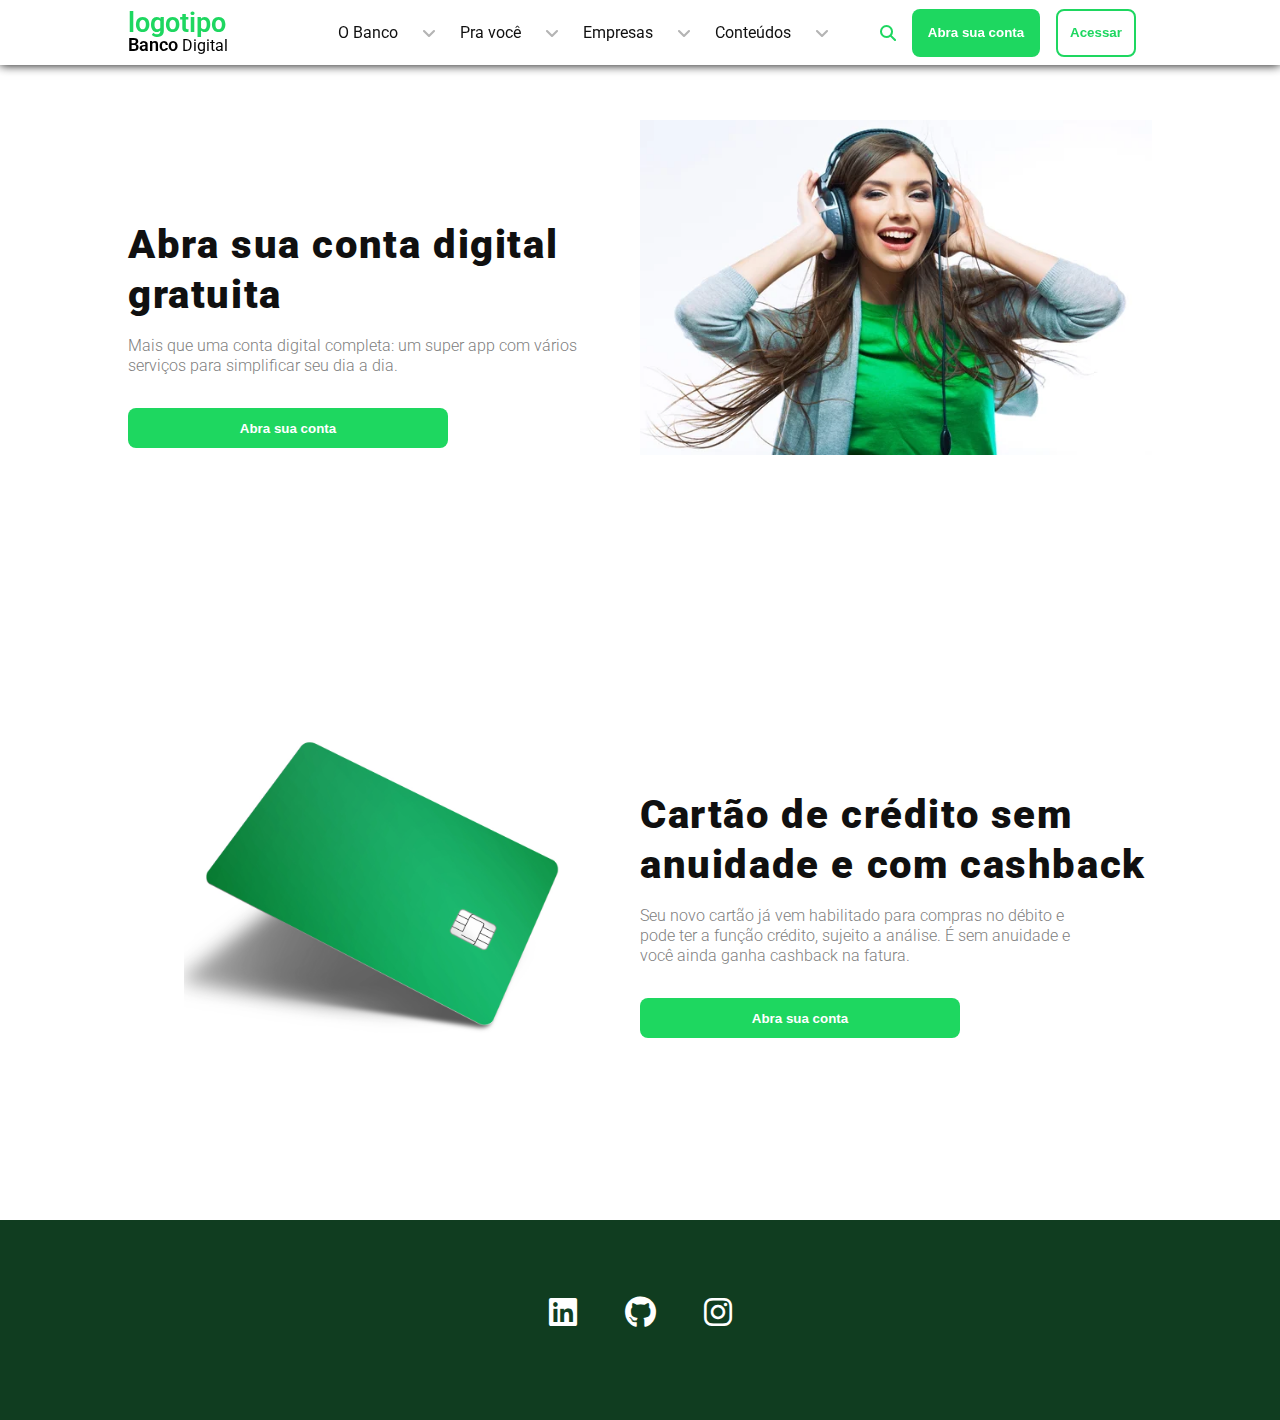
<file: index.html>
<!DOCTYPE html>
<html lang="pt-BR">
<head>
    <meta charset="UTF-8">
    <meta http-equiv="X-UA-Compatible" content="IE=edge">
    <meta name="viewport" content="width=device-width, initial-scale=1.0">
    <title>Banco Digital Genérico</title>
    <!-- CSS -->
    <link rel="stylesheet" href="./src/styles/reset.css">
    <link rel="stylesheet" href="./src/styles/globalstyle.css">
    <link rel="stylesheet" href="./src/styles/fontawesome/css/all.min.css">
    <link rel="stylesheet" href="./src/styles/index.css">
    <!-- JS -->
    <script src="./src/scripts/data.js"></script>
    <script type="module" src="./src/scripts/index.js" defer></script>
</head>
<body>
    <header>
        <div class="containerHeader">
            <div class="divLogotype">
                <p class="pLogo"><span class="sLogotype">logotipo</span> <span class="sSubtitle">Banco</span> Digital</p>
            </div>
            <nav class="navMenu">
                <ul class="ulMenu">
                    
                </ul>
            </nav>
            <form>
                <input type="text" class="iSearch"><i class="fa-solid fa-magnifying-glass"></i>
                <button id="btnNewAccountHeader" class="btnNewAccount">Abra sua conta</button>
                <button class="btnAccessAccount">Acessar</button>
            </form>
        </div>
    </header>
    <div class="divContainer">
        <main>
            <div class="divCard">
                <ul class="ulCard">
                    <li class="liCard">
                        <div class="divLeft">
                            <p class="pTitle">Abra sua conta digital gratuita</p>
                            <p class="pText">Mais que uma conta digital completa: um super app com vários serviços para simplificar seu dia a dia.</p>
                            <button class="btnNewAccount">Abra sua conta</button>
                        </div>
                        <div class="divRigth">
                            <figure>
                                <img src="./src/img/woman-with-headphones-listening-music.jpg" alt="Pessoa ouvindo música">
                            </figure>
                        </div>
                    </li>
                    <li class="liCard">
                        <div class="divRigth">
                            <figure>
                                <img src="./src/img/9375bbd3e5cb04b736cdadc55250d73f.jpg" alt="Pessoa ouvindo música">
                            </figure>
                        </div>
                        <div class="divLeft">
                            <p class="pTitle">Cartão de crédito sem anuidade e com cashback</p>
                            <p class="pText">Seu novo cartão já vem habilitado para compras no débito e pode ter a função crédito, sujeito a análise. É sem anuidade e você ainda ganha cashback na fatura.</p>
                            <button class="btnNewAccount">Abra sua conta</button>
                        </div>  
                    </li>
                </ul>
            </div>
        </main>
    </div>
    <footer>
        <i class="fa-brands fa-linkedin"></i>
        <i class="fa-brands fa-github"></i>
        <i class="fa-brands fa-instagram"></i>
    </footer>
    <dialog id="dialogModal">
        <div class="divModal">
            <div class="containerModal">
                <button class="closeModal">X</button>
                <h1>Cadastro Rápido</h1>
                <form>
                    <label for="name">Nome:</label>
                    <input id="name" type="text" placeholder="Digite seu nome" required>
                    <label for="user">Usuário:</label>
                    <input id="user" type="text" placeholder="Digite seu usuário" required>
                    <label for="password">Senha:</label>
                    <input type="password" name="" id="password" placeholder="Digite sua senha" required>
                    <input type="password" name="" id="password2" placeholder="Digite novamente sua senha" required>
                    <button type="submit">Cadastrar</button>
                </form>
            </div>
        </div>
    </dialog>
</body>
</html>
</file>
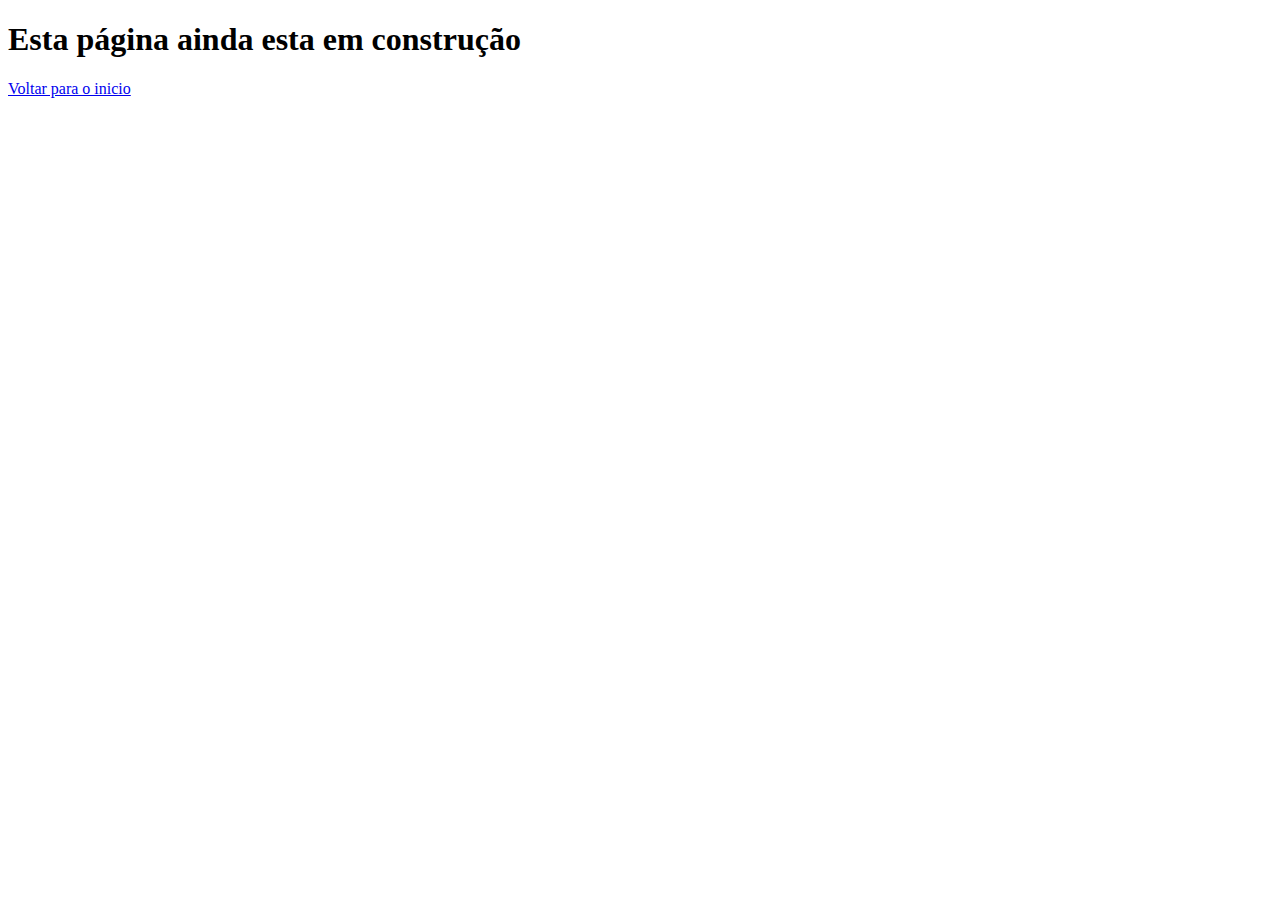
<file: src/pages/default.html>
<!DOCTYPE html>
<html lang="en">
<head>
    <meta charset="UTF-8">
    <meta http-equiv="X-UA-Compatible" content="IE=edge">
    <meta name="viewport" content="width=device-width, initial-scale=1.0">
    <title>Em Construção</title>
</head>
<body>
    <h1>Esta página ainda esta em construção</h1>
    <a href="../../index.html">Voltar para o inicio</a>
</body>
</html>
</file>
<file: src/styles/globalstyle.css>
@import url('https://fonts.googleapis.com/css2?family=Roboto:ital,wght@0,100;0,300;0,400;0,500;0,700;0,900;1,100;1,300;1,400;1,500;1,700;1,900&display=swap');
:root{
    --color-01: rgb(30, 215, 96);
    --fonte-default: 'Roboto', sans-serif;
}
</file>
<file: src/styles/index.css>
@keyframes animationSubMenu{
    0%{transform: translateY(-50px);}
    100%{transform: translateY(0);}
    from { opacity: 0; }
    to   { opacity: 1; }
}
@keyframes animationModal{
    0%{transform: translateY(-500px);}
    100%{transform: translateY(0);}
    from { opacity: 0; }
    to   { opacity: 1; }
}
body{
    width: 100%;
    background: white;
    display: flex;
    flex-direction: column;
    align-items: center;
    font-family: var(--fonte-default);
}
body .divContainer{
    width: 80%;
    min-width: 1024px;
    max-width: 1366px;
    height: 100%;
    background: white;
}
body header{
    width: 100%;
    height: 65px;
    display: flex;
    justify-content: center;
    background: white;
    box-shadow: 0 0 10px black;
    position: fixed;
    z-index: 1;
}
body header .containerHeader{
    width: 80%;
    min-width: 1024px;
    max-width: 1366px;
    height: 100%;
    display: flex;
    justify-content: space-between;
}
body header .divLogotype{
    width: 150px;
    height: 100%;
    display: flex;
    align-items: center;
}
body header .divLogotype .pLogo{
    font-family: var(--fonte-default);
    text-align: left;
}
body header .divLogotype .pLogo .sLogotype{
    font-size: 1.7rem;
    font-weight: 600;
    color: var(--color-01);
}
body header .divLogotype .pLogo .sSubtitle{
    font-size: 1.1rem;
    font-weight: 600;
}
body header .navMenu{
    height: 100%;
    display: flex;
    align-items: center;
}
body header .navMenu .ulMenu{
    display: flex;
    justify-content: center;
}
body header .navMenu .ulMenu .liMenu{
    margin: 0 1.5rem;
    min-width: fit-content;
    cursor: pointer;
    font-weight: 400;
    color: rgb(16, 16, 16);
}
body header .navMenu .ulMenu .clicado{
    margin: 0 1.5rem;
    min-width: fit-content;
    cursor: pointer;
    color: var(--color-01);
}
.ulSubMenu{
    min-width: 105px;
    position: absolute;
    top: 50px;
    background-color: rgb(235, 235, 235);
    border-radius: 0 0 8px 8px;
    animation: animationSubMenu .3s;
}
.liSubMenu{
    font-size: .8rem;
    color: rgb(16, 16, 16);
    padding: .5rem;
}
body header form{
    height: 100%;
    display: flex;
    align-items: center;
    gap: 1rem;
    cursor: pointer;
    padding: 0 1rem;
}
body header form .iSearch{
    width: 1rem;
    height: 2.7rem;
    border-radius: 8px;
    border: 1.5px solid grey;
    padding: 0 0 0 1rem;
    margin-right: -2.2rem;
    outline-style: none;
    display: none;
}
body header form .fa-solid{
    color: var(--color-01);
}
body header form .btnNewAccount{
    width: 8rem;
    height: 3rem;
    border-radius: 8px;
    border: none;
    background: var(--color-01);
    color: white;
    font-weight: 600;
    cursor: pointer;
}
body header form .btnNewAccount:hover{
    background: rgb(28, 172, 78);
}
body header form .btnAccessAccount{
    width: 5rem;
    height: 3rem;
    border-radius: 8px;
    border: 2px solid var(--color-01);
    background: none;
    color: var(--color-01);
    font-weight: 600;
    cursor: pointer;
}
body header form .btnAccessAccount:hover{
    background: rgb(28, 172, 78);
    border: 2px solid rgb(28, 172, 78);
    color: white;
}
/************* CONTEÚDO *************/
body main .divCard .ulCard .liCard{
    margin-top: 70px;
    display: flex;
}
body main .divCard .ulCard .liCard .divLeft{
    width: 50%;
    height: 500px;
}
body main .divCard .ulCard .liCard .divLeft .pTitle{
    font-size: 2.5rem;
    font-weight: 900;
    width: 100%;
    line-height: 125%;
    letter-spacing: .1rem;
    margin-top: 150px;
    color: rgb(16, 16, 16);
}
body main .divCard .ulCard .liCard .divLeft .pText{
    font-size: 1rem;
    font-weight: 300;
    width: 450px;
    line-height: 125%;
    margin-top: 1rem;
    margin-bottom: 2rem;
    color: rgb(128, 128, 128);
}
body main .divCard .ulCard .liCard .divLeft .btnNewAccount{
    width: 20rem;
    height: 2.5rem;
    border-radius: 8px;
    border: none;
    background: var(--color-01);
    color: white;
    font-weight: 600;
    cursor: pointer;
}
body main .divCard .ulCard .liCard .divLeft .btnNewAccount:hover{
    background: rgb(28, 172, 78);
}
body main .divCard .ulCard .liCard .divRigth{
    width: 50%;
    height: 500px;
    display: flex;
    justify-content: center;
    align-items: center;
}
body main .divCard .ulCard .liCard .divRigth figure{
    width: 100%;
    height: 400px;
    display: flex;
    align-items: flex-start;
    justify-content: center;
}
body main .divCard .ulCard .liCard .divRigth figure img{
    max-width: 100%;
    max-height: 100%;
}
body footer{
    width: 100%;
    height: 200px;
    background: rgb(16, 61, 32);
    margin-top: 5rem;
    display: flex;
    gap: 3rem;
    align-items: center;
    justify-content: center;

}
body footer i{
    font-size: 2rem;
    color: white;
    margin-bottom: 1rem;
    text-align: center;
}
body #dialogModal{
    width: 98vw;
    height: 100vh;
    margin: 0;
    padding: 0;
    position: absolute;
    z-index: 1;
    border: none;
    background: none;
}
body dialog .divModal{
    width: 100%;
    height: 100%;
    position: fixed;
    background: rgba(0, 0, 0, .5);
    display: flex;
    justify-content: center;
    align-items: center;
}
body dialog .divModal .containerModal{
    width: 320px;
    height: 500px;
    background: white;
    border-radius: 8px;
    display: flex;
    justify-content: center;
    /* align-items: center; */
    flex-direction: column;
    gap: 1rem;
    padding: 1rem;
    position: relative;
    animation: animationModal .7s;
}
body dialog .divModal .containerModal .closeModal{
    width: fit-content;
    position: absolute;
    right: .5rem;
    top: .5rem;
    font-weight: 700;
    background: var(--color-01);
    color: white;
    border: none;
    border-radius: 4px;
    padding: .25rem .5rem;
    cursor: pointer;
}
body dialog .divModal .containerModal h1{
    font-weight: 900;
    font-size: 2rem;
    color: var(--color-01);
}
body dialog .divModal .containerModal form{
    border: 1px solid grey;
    /* border-radius: 8px; */
    padding: 1rem .5rem;
    display: flex;
    justify-content: center;
    /* align-items: center; */
    flex-direction: column;
    gap: 1rem;
}
body dialog .divModal .containerModal form input{
    height: 2.5rem;
}
body dialog .divModal .containerModal form button{
    height: 2.5rem;
    background: var(--color-01);
    border-radius: 4px;
    border: none;
    font-weight: 700;
    color: white;
    margin-top: 1rem;
}
</file>
